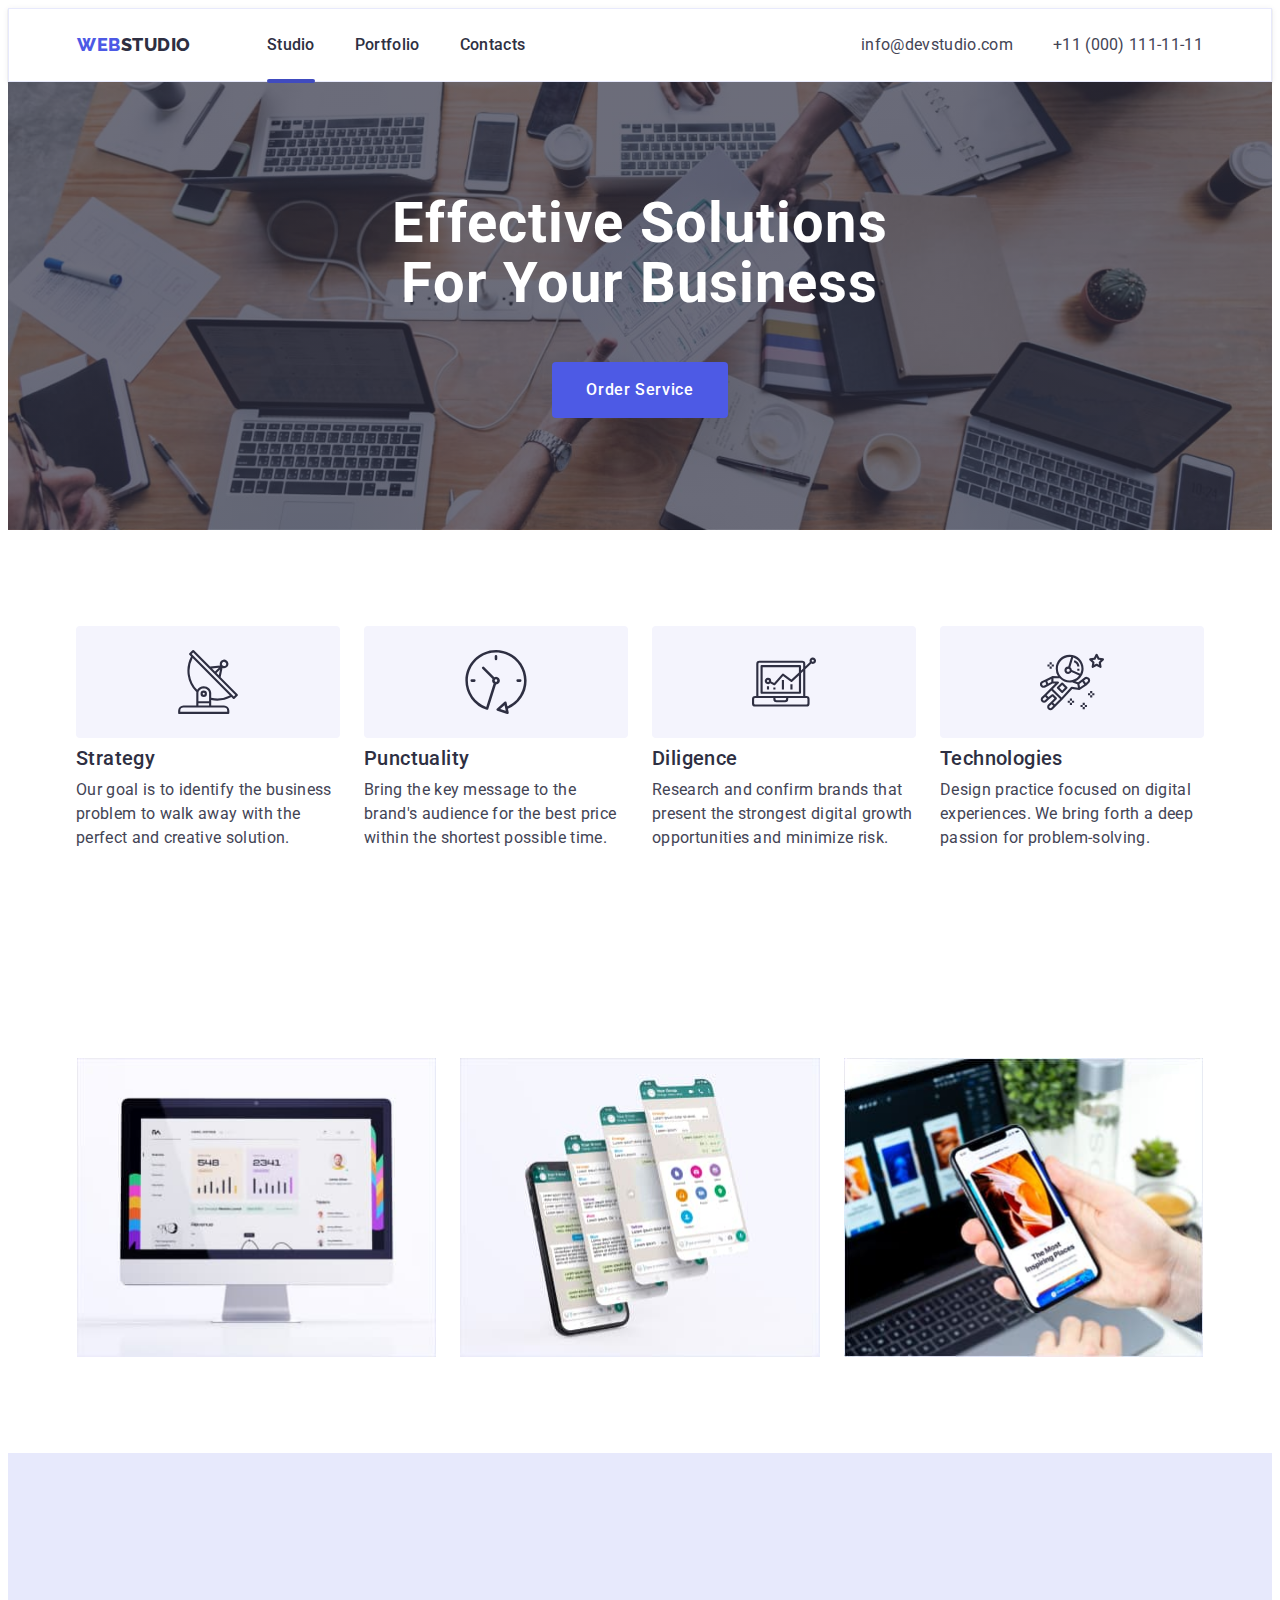
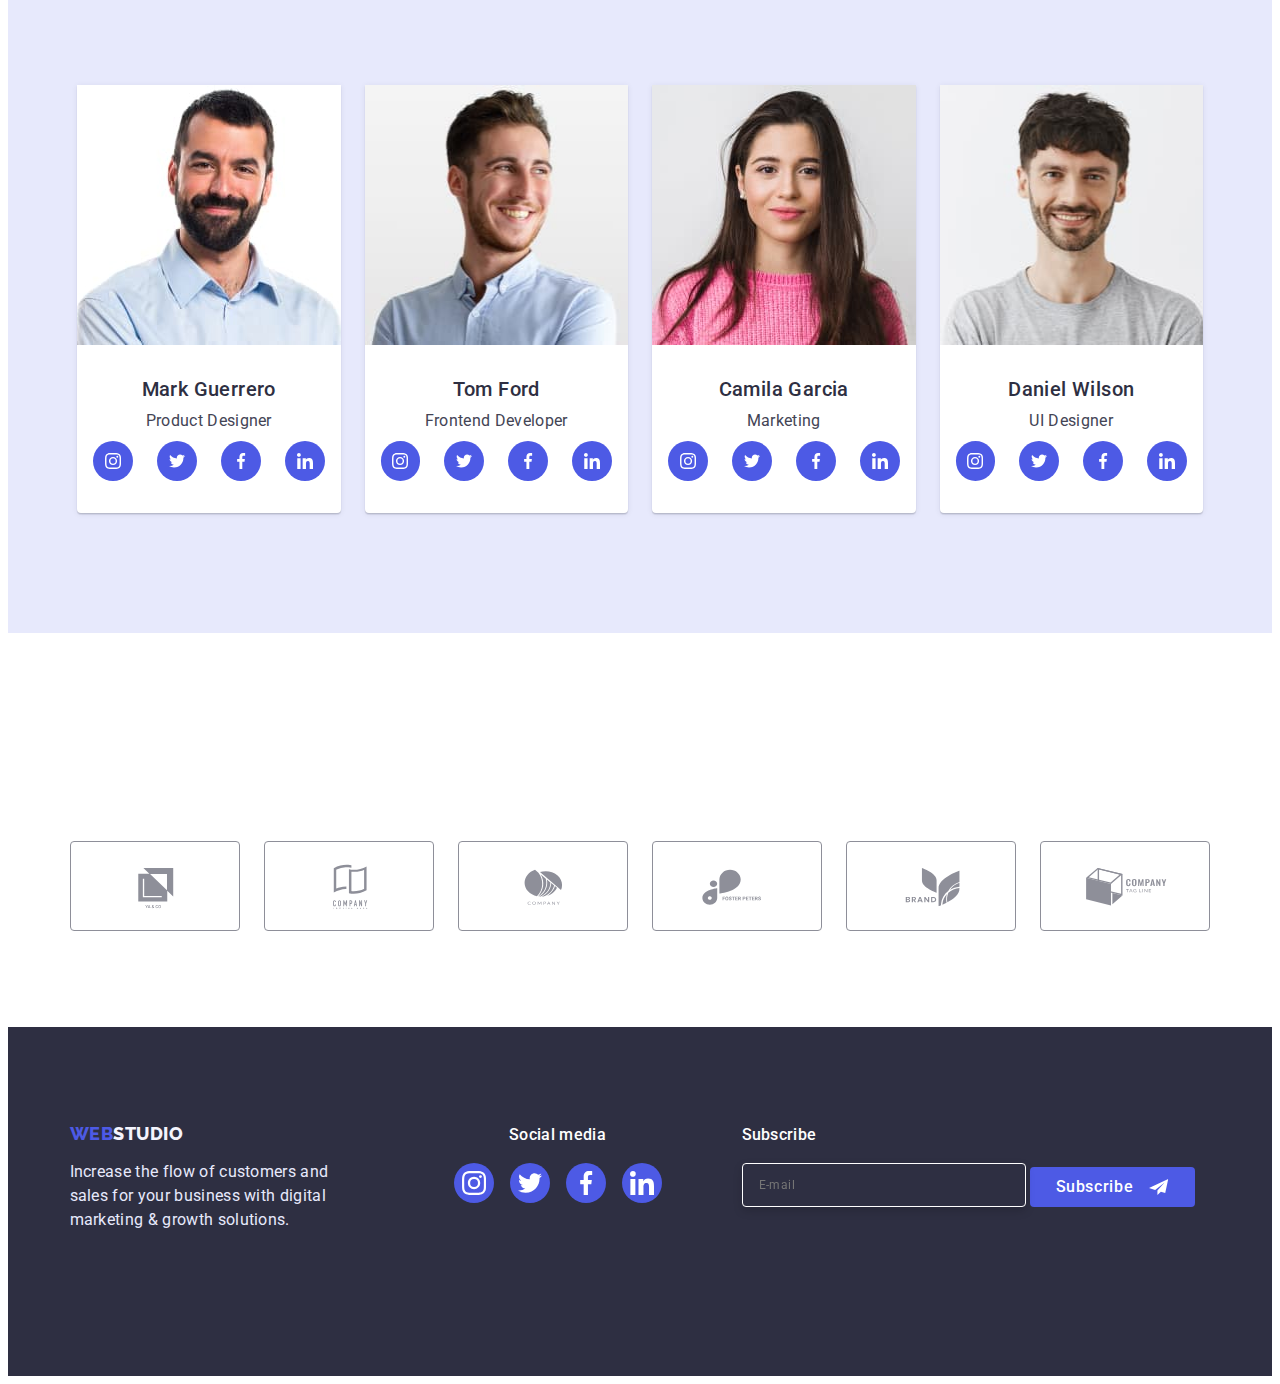
<file: index.html>
<!DOCTYPE html>
<html lang="en">
<head>
    <meta charset="UTF-8">
    <meta http-equiv="X-UA-Compatible" content="IE=edge">
    <meta name="viewport" content="width=device-width, initial-scale=1.0">
    <title>WEBSTUDIO</title>
    <link rel="preconnect" href="https://fonts.googleapis.com">
    <link rel="preconnect" href="https://fonts.gstatic.com" crossorigin>
    <link href="https://fonts.googleapis.com/css2?family=Raleway:wght@800&family=Roboto:wght@400;500;700;900&display=swap" rel="stylesheet">
    <link rel="stylesheet" href="https://cdnjs.cloudflare.com/ajax/libs/modern-normalize/1.1.0/modern-normalize.min.css" 
    integrity="sha512-wpPYUAdjBVSE4KJnH1VR1HeZfpl1ub8YT/NKx4PuQ5NmX2tKuGu6U/JRp5y+Y8XG2tV+wKQpNHVUX03MfMFn9Q==" 
    crossorigin="anonymous" 
    referrerpolicy="no-referrer" />
    <link href="https://unpkg.com/aos@2.3.1/dist/aos.css" rel="stylesheet">
    <link rel="stylesheet" href="./css/style.css">
</head>
<body>
    <header class="header">
        <div class="container header-container">
            <nav class="header-navigation">
                <a href="./index.html" class="header-logo link">Web<span class="header-span">Studio</span></a>
                <ul class="header-list list">
                    <li class="header-item">
                        <a class="header-link link current" href="./index.html">Studio</a>
                    </li>
                    <li class="header-item">
                        <a class="header-link link" href="./portfolio.html">Portfolio</a>
                    </li>
                    <li class="header-item">
                        <a class="header-link link" href="">Contacts</a>
                    </li>
                </ul>
            </nav>
            <address class="header-address">
                <ul class="header-contacts-list list">
                    <li class="header-contacts-item">
                        <a class="header-contacts link" href="mailto:info@devstudio.com">info@devstudio.com</a>
                    </li>
                    <li class="header-item">
                        <a class="header-contacts link" href="tel:+110001111111">+11 (000) 111-11-11</a>
                    </li>
                </ul>
            </address>
            <button type="button" data-modal-open class="open-menu-btn">
                <svg class="menu-open-svg" width="32" height="22">
                    <use href="./images/charm_menu-hamburger.svg"></use>
                </svg>
            </button> 
        </div>
        <div class="mob-menu is-hidden" data-modal>
            <div class="top-menu">
                <button type="button" data-modal-close class="menu-close-btn">
                    <svg class="menu-close-svg" width="8" height="8">
                        <use href="./images/icons.svg#icon-close-black"></use>
                    </svg>
                </button>
                <nav class="menu-header-navigation">
                    <ul class="menu-header-list list">
                        <li class="menu-header-item">
                            <a class="menu-header-link link" href="./index.html">Studio</a>
                        </li>
                        <li class="menu-header-item">
                            <a class="menu-header-link link" href="./portfolio.html">Portfolio</a>
                        </li>
                        <li class="menu-header-item">
                            <a class="menu-header-link link" href="">Contacts</a>
                        </li>
                    </ul>
                </nav>
            </div>
            <div class="bottom-menu" >
                <address class="menu-header-address">
                    <ul class="menu-header-contacts-list list">
                        <li class="menu-header-contacts-item">
                            <a class="menu-header-tel link" href="tel:+110001111111">+11 (000) 111-11-11</a>
                        </li>
                        <li class="menu-header-contacts-item">
                            <a class="menu-header-mail link" href="mailto:info@devstudio.com">info@devstudio.com</a>
                        </li>
                        
                    </ul>
                </address>
                <ul class="menu-header-soc-list list">
                    <li class="menu-header-soc-item"><a href="" class="team-soc-link link">
                        <svg class="menu-header-soc-icon" width="16" height="16">
                            <use href="./images/icons.svg#icon-instagram"></use>
                        </svg>
                    </a></li>
                    <li class="menu-header-soc-item"><a href="" class="team-soc-link link">
                        <svg class="menu-header-soc-icon" width="16" height="16">
                            <use href="./images/icons.svg#icon-twitter"></use>
                        </svg>
                    </a></li>
                    <li class="menu-header-soc-item"><a href="" class="team-soc-link link">
                        <svg class="menu-header-soc-icon" width="16" height="16">
                            <use href="./images/icons.svg#icon-facebook"></use>
                        </svg>
                    </a></li>
                    <li class="menu-header-soc-item"><a href="" class="team-soc-link link">
                        <svg class="menu-header-soc-icon" width="16" height="16">
                            <use href="./images/icons.svg#icon-linkedin"></use>
                        </svg>
                    </a></li>
                </ul>
            </div>
        </div>
     </header>
    <main>
        <section class="hero section">
            <div class="container hero-container">
                <h1 class="hero-title" data-aos="zoom-in">Effective Solutions
                    for Your Business
                </h1>
                <button class="hero-btn" data-modal-open type="button">Order Service</button>
            </div>
        </section>
         <section class="priority section"> 
            <div class="container priority-container">
                <h2  class="priority-subtitle visually-hidden"></h2>
                <ul class="priority-list list">
                    <li class="priority-item">
                        <a href="" class="priority-soc-link link">
                            <svg class="priority-soc-icon" width="64" height="64">
                                <use href="./images/icons.svg#icon-antenna"></use>
                            </svg>
                        </a>
                        <h3 class="priority-top-text">
                            Strategy
                        </h3>
                        <p class="priority-text">Our goal is to identify the business
                            problem to walk away with the perfect and creative solution. </p>
                    </li>
                    <li class="priority-item">
                        <a href="" class="priority-soc-link link">
                            <svg class="priority-soc-icon" width="64" height="64">
                                <use href="./images/icons.svg#icon-clock"></use>
                            </svg>
                        </a>
                        <h3 class="priority-top-text">
                            Punctuality
                        </h3>
                        <p class="priority-text">Bring the key message to the brand's audience for the best price within the shortest possible time.</p>
                    </li>
                    <li class="priority-item">
                        <a href="" class="priority-soc-link link">
                            <svg class="priority-soc-icon" width="64" height="64">
                                <use href="./images/icons.svg#icon-diagram"></use>
                            </svg>
                        </a>
                        <h3 class="priority-top-text">
                            Diligence
                        </h3>
                        <p class="priority-text">Research and confirm brands that present the strongest digital growth opportunities and minimize risk.</p>
                    </li>
                    <li class="priority-item">
                        <a href="" class="priority-soc-link link">
                            <svg class="priority-soc-icon" width="64" height="64">
                                <use href="./images/icons.svg#icon-astronaut"></use>
                            </svg>
                        </a>
                        <h3 class="priority-top-text">
                            Technologies
                        </h3>
                        <p class="priority-text">Design practice focused on digital experiences. We bring forth a deep passion for problem-solving.</p>
                    </li>
                </ul>
            </div>
        </section>  
        <section class="about section"> 
            <div class="container">
                <h2 class="about-subtitle" data-aos="zoom-in">
                    What are we doing
                </h2>
                <ul class="about-list list">
                    <li class="about-item"><img src="./images/img-computer.jpg" alt="computer" width="360" height="300"></li>
                    <li class="about-item"><img src="./images/img-headphone.jpg" alt="headphone" width="360" height="300"></li>
                    <li class="about-item"><img src="./images/img-color-headphone.jpg" alt="color-headphone" width="360" height="300"></li>
                </ul>
            </div>
        </section>
        <section class="team section">
            <div class="container">
                <h2 class="team-subtitle" data-aos="zoom-in">Our Team</h2>
                <ul class="team-list list">
                    <li class="team-item">
                        <img src="./images/img-mark.jpg" alt="mark" width="264" height="260">
                        <div class="team-container">
                            <h3 class="team-top-text">Mark Guerrero</h3>
                            <p class="team-text">Product Designer</p>
                            <ul class="team-soc-list list">
                                <li class="team-soc-item"><a href="" class="team-soc-link link">
                                    <svg class="team-soc-icon" width="16" height="16">
                                        <use href="./images/icons.svg#icon-instagram"></use>
                                    </svg>
                                </a></li>
                                <li class="team-soc-item"><a href="" class="team-soc-link link">
                                    <svg class="team-soc-icon" width="16" height="16">
                                        <use href="./images/icons.svg#icon-twitter"></use>
                                    </svg>
                                </a></li>
                                <li class="team-soc-item"><a href="" class="team-soc-link link">
                                    <svg class="team-soc-icon" width="16" height="16">
                                        <use href="./images/icons.svg#icon-facebook"></use>
                                    </svg>
                                </a></li>
                                <li class="team-soc-item"><a href="" class="team-soc-link link">
                                    <svg class="team-soc-icon" width="16" height="16">
                                        <use href="./images/icons.svg#icon-linkedin"></use>
                                    </svg>
                                </a></li>
                            </ul>
                        </div>
                    </li>
                    <li class="team-item">
                        <img src="./images/img-tom.jpg" alt="tom" width="264" height="260">
                        <div class="team-container">
                            <h3 class="team-top-text">Tom Ford</h3>
                            <p class="team-text">Frontend Developer</p>
                            <ul class="team-soc-list list">
                                <li class="team-soc-item"><a href="" class="team-soc-link link">
                                    <svg class="team-soc-icon" width="16" height="16">
                                        <use href="./images/icons.svg#icon-instagram"></use>
                                    </svg>
                                </a></li>
                                <li class="team-soc-item"><a href="" class="team-soc-link link">
                                    <svg class="team-soc-icon" width="16" height="16">
                                        <use href="./images/icons.svg#icon-twitter"></use>
                                    </svg>
                                </a></li>
                                <li class="team-soc-item"><a href="" class="team-soc-link link">
                                    <svg class="team-soc-icon" width="16" height="16">
                                        <use href="./images/icons.svg#icon-facebook"></use>
                                    </svg>
                                </a></li>
                                <li class="team-soc-item"><a href="" class="team-soc-link link">
                                    <svg class="team-soc-icon" width="16" height="16">
                                        <use href="./images/icons.svg#icon-linkedin"></use>
                                    </svg>
                                </a></li>
                            </ul>
                        </div>
                    </li>
                    <li class="team-item">
                        <img src="./images/img-camila.jpg" alt="camila" width="264" height="260">
                        <div class="team-container">
                            <h3 class="team-top-text">Camila Garcia</h3>
                            <p class="team-text">Marketing</p>
                            <ul class="team-soc-list list">
                                <li class="team-soc-item"><a href="" class="team-soc-link link">
                                    <svg class="team-soc-icon" width="16" height="16">
                                        <use href="./images/icons.svg#icon-instagram"></use>
                                    </svg>
                                </a></li>
                                <li class="team-soc-item"><a href="" class="team-soc-link link">
                                    <svg class="team-soc-icon" width="16" height="16">
                                        <use href="./images/icons.svg#icon-twitter"></use>
                                    </svg>
                                </a></li>
                                <li class="team-soc-item"><a href="" class="team-soc-link link">
                                    <svg class="team-soc-icon" width="16" height="16">
                                        <use href="./images/icons.svg#icon-facebook"></use>
                                    </svg>
                                </a></li>
                                <li class="team-soc-item"><a href="" class="team-soc-link link">
                                    <svg class="team-soc-icon" width="16" height="16">
                                        <use href="./images/icons.svg#icon-linkedin"></use>
                                    </svg>
                                </a></li>
                            </ul>
                        </div>
                    </li>
                    <li class="team-item">
                        <img src="./images/img-daniel.jpg" alt="daniel" width="264" height="260">
                        <div class="team-container">
                            <h3 class="team-top-text">Daniel Wilson</h3>
                            <p class="team-text">UI Designer</p>
                            <ul class="team-soc-list list">
                                <li class="team-soc-item"><a href="" class="team-soc-link link">
                                    <svg class="team-soc-icon" width="16" height="16">
                                        <use href="./images/icons.svg#icon-instagram"></use>
                                    </svg>
                                </a></li>
                                <li class="team-soc-item"><a href="" class="team-soc-link link">
                                    <svg class="team-soc-icon" width="16" height="16">
                                        <use href="./images/icons.svg#icon-twitter"></use>
                                    </svg>
                                </a></li>
                                <li class="team-soc-item"><a href="" class="team-soc-link link">
                                    <svg class="team-soc-icon" width="16" height="16">
                                        <use href="./images/icons.svg#icon-facebook"></use>
                                    </svg>
                                </a></li>
                                <li class="team-soc-item"><a href="" class="team-soc-link link">
                                    <svg class="team-soc-icon" width="16" height="16">
                                        <use href="./images/icons.svg#icon-linkedin"></use>
                                    </svg>
                                </a></li>
                            </ul> 
                        </div>
                    </li>
                </ul>
            </div>
        </section>
        <section class="client section">
            <div class="container client-container">
                <h1 class="client-subtitle" data-aos="zoom-in">Customers
                </h1>
                <ul class="client-list list">
                    <li class="client-item">
                        <a href="" class="client-soc-link link">
                            <svg class="client-soc-icon" width="104" height="56">
                                <use href="./images/icons.svg#icon-ya-co"></use>
                            </svg>
                        </a>
                    </li>
                    <li class="client-item">
                        <a href="" class="client-soc-link link">
                            <svg class="client-soc-icon" width="104" height="56">
                                <use href="./images/icons.svg#icon-tag-line"></use>
                            </svg>
                        </a>
                    </li>
                    <li class="client-item">
                        <a href="" class="client-soc-link link">
                            <svg class="client-soc-icon" width="104" height="56">
                                <use href="./images/icons.svg#icon-company"></use>
                            </svg>
                        </a>
                    </li>
                    <li class="client-item">
                        <a href="" class="client-soc-link link">
                            <svg class="client-soc-icon" width="104" height="56">
                                <use href="./images/icons.svg#icon-foster-peters"></use>
                            </svg>
                        </a>
                    </li>
                    <li class="client-item">
                        <a href="" class="client-soc-link link">
                            <svg class="client-soc-icon" width="104" height="56">
                                <use href="./images/icons.svg#icon-brand"></use>
                            </svg>
                        </a>
                    </li>
                    <li class="client-item">
                        <a href="" class="client-soc-link link">
                            <svg class="client-soc-icon" width="104" height="56">
                                <use href="./images/icons.svg#icon-company-tag-line"></use>
                            </svg>
                        </a>
                    </li>
                </ul>
            </div>
        </section>
    </main>
    <footer class="footer">
        <div class="container footer-container">
            <div class="footer-information">
                <a href="./index.html" class="footer-logo link">Web<span class="footer-span">Studio</span></a>
                <p class="footer-text">
                    Increase the flow of customers and sales for your business with digital marketing & growth solutions.
                </p>
            </div>
            <div class="footer-container-soc">
                <h3 class="footer-top-text">
                    Social media
                </h3>
                <ul class="footer-soc-list list">
                    <li class="footer-soc-item"><a href="" class="footer-soc-link link">
                        <svg class="footer-soc-icon" width="24" height="24">
                            <use href="./images/icons.svg#icon-instagram"></use>
                        </svg>
                    </a></li>
                    <li class="footer-soc-item"><a href="" class="footer-soc-link link">
                        <svg class="footer-soc-icon" width="24" height="24">
                            <use href="./images/icons.svg#icon-twitter"></use>
                        </svg>
                    </a></li>
                    <li class="footer-soc-item"><a href="" class="footer-soc-link link">
                        <svg class="footer-soc-icon" width="24" height="24">
                            <use href="./images/icons.svg#icon-facebook"></use>
                        </svg>
                    </a></li>
                    <li class="footer-soc-item"><a href="" class="footer-soc-link link">
                        <svg class="footer-soc-icon" width="24" height="24">
                            <use href="./images/icons.svg#icon-linkedin"></use>
                        </svg>
                    </a></li>
                </ul>
            </div>
            <div class="email-input">
                <form class="email-form">
                    <div class="email-modal-field">
                        <p class="subscribe-title">Subscribe</p>
                        <div class="subscribe-input-wrap">
                            <input 
                                type="Subscribe" 
                                name="Subscribe"
                                id="Subscribe" 
                                class="subsribe-modal-input"
                                placeholder="E-mail" 
                                required 
                            />
                        </div>
                    </div>
                    <button class="email-footer-btn" type="submit">Subscribe
                        <svg class="plane-icon" width="24" height="20">
                            <use href="./images/icons.svg#icon-plane"></use>
                        </svg>
                    </button>
                </form>
            </div>
        </div>
    </footer>
    <!-- <div class="backdrop is-hidden" data-modal>
        <div class="modal">
            <button type="button" data-modal-close class="modal-close-btn">
                <svg class="button-close-svg" width="8" height="8">
                    <use href="./images/icons.svg#icon-close-black"></use>
                </svg>
            </button>
            <p class="modal-title">Leave your contacts and we will call you back</p>
            <form class="modal-form">
                <div class="modal-field">
                    <label for="Name" class="input-text">Name</label>
                    <div class="input-wrap">
                        <input 
                            type="text" 
                            name="Name"
                            id="Name" 
                            class="modal-input"  
                            required
                        />
                        <svg class="modal-icon" width="18" height="18">
                            <use href="./images/icons.svg#icon-person-black"></use>
                        </svg>
                    </div>
                </div>
                <div class="modal-field">
                    <label for="Phone" class="input-text">Phone</label>
                    <div class="input-wrap">
                        <input 
                            type="tel" 
                            name="Phone"
                            id="Phone" 
                            class="modal-input" 
                            required 
                        />
                        <svg class="modal-icon" width="18" height="24">
                            <use href="./images/icons.svg#icon-phone-black"></use>
                        </svg>
                    </div>
                </div>
                <div class="modal-field">
                    <label for="Email" class="input-text">Email</label>
                    <div class="input-wrap">
                        <input 
                            type="email" 
                            name="Email"
                            id="Email" 
                            class="modal-input" 
                            required 
                        />
                        <svg class="modal-icon" width="18" height="24">
                            <use href="./images/icons.svg#icon-email-black"></use>
                        </svg>
                    </div>
                </div>
                <div class="modal-field">
                    <label class="input-text" for="Comment">Comment</label>
                    <textarea 
                        name="Comment" 
                        id="Comment" 
                        class="modal-textarea" 
                        placeholder="Text input"
                    ></textarea>
                </div>
                <div class="modal-field">
                    <input 
                    type="checkbox" 
                    name="privacy" 
                    id="privacy" 
                    class="input-check visually-hidden" 
                    value="true">
                    <label for="privacy" class="check-text"
                    >
                    <span>
                        <svg class="check-icon" width="10" height="8">
                            <use href="./images/icons.svg#icon-Vector"></use>
                        </svg>
                    </span>
                    I accept the terms and conditions of the<a class="privacy-link" href="">Privacy Policy</a></label>
                </div>
                <button class="backdrop-btn" type="submit">Send</button>
            </form>
        </div>
    </div>-->
    <script src="https://unpkg.com/aos@2.3.1/dist/aos.js"></script>
    <script>
        AOS.init();
      </script>
      <script src="./js/modal.js"></script>
</body>
</html>
</file>
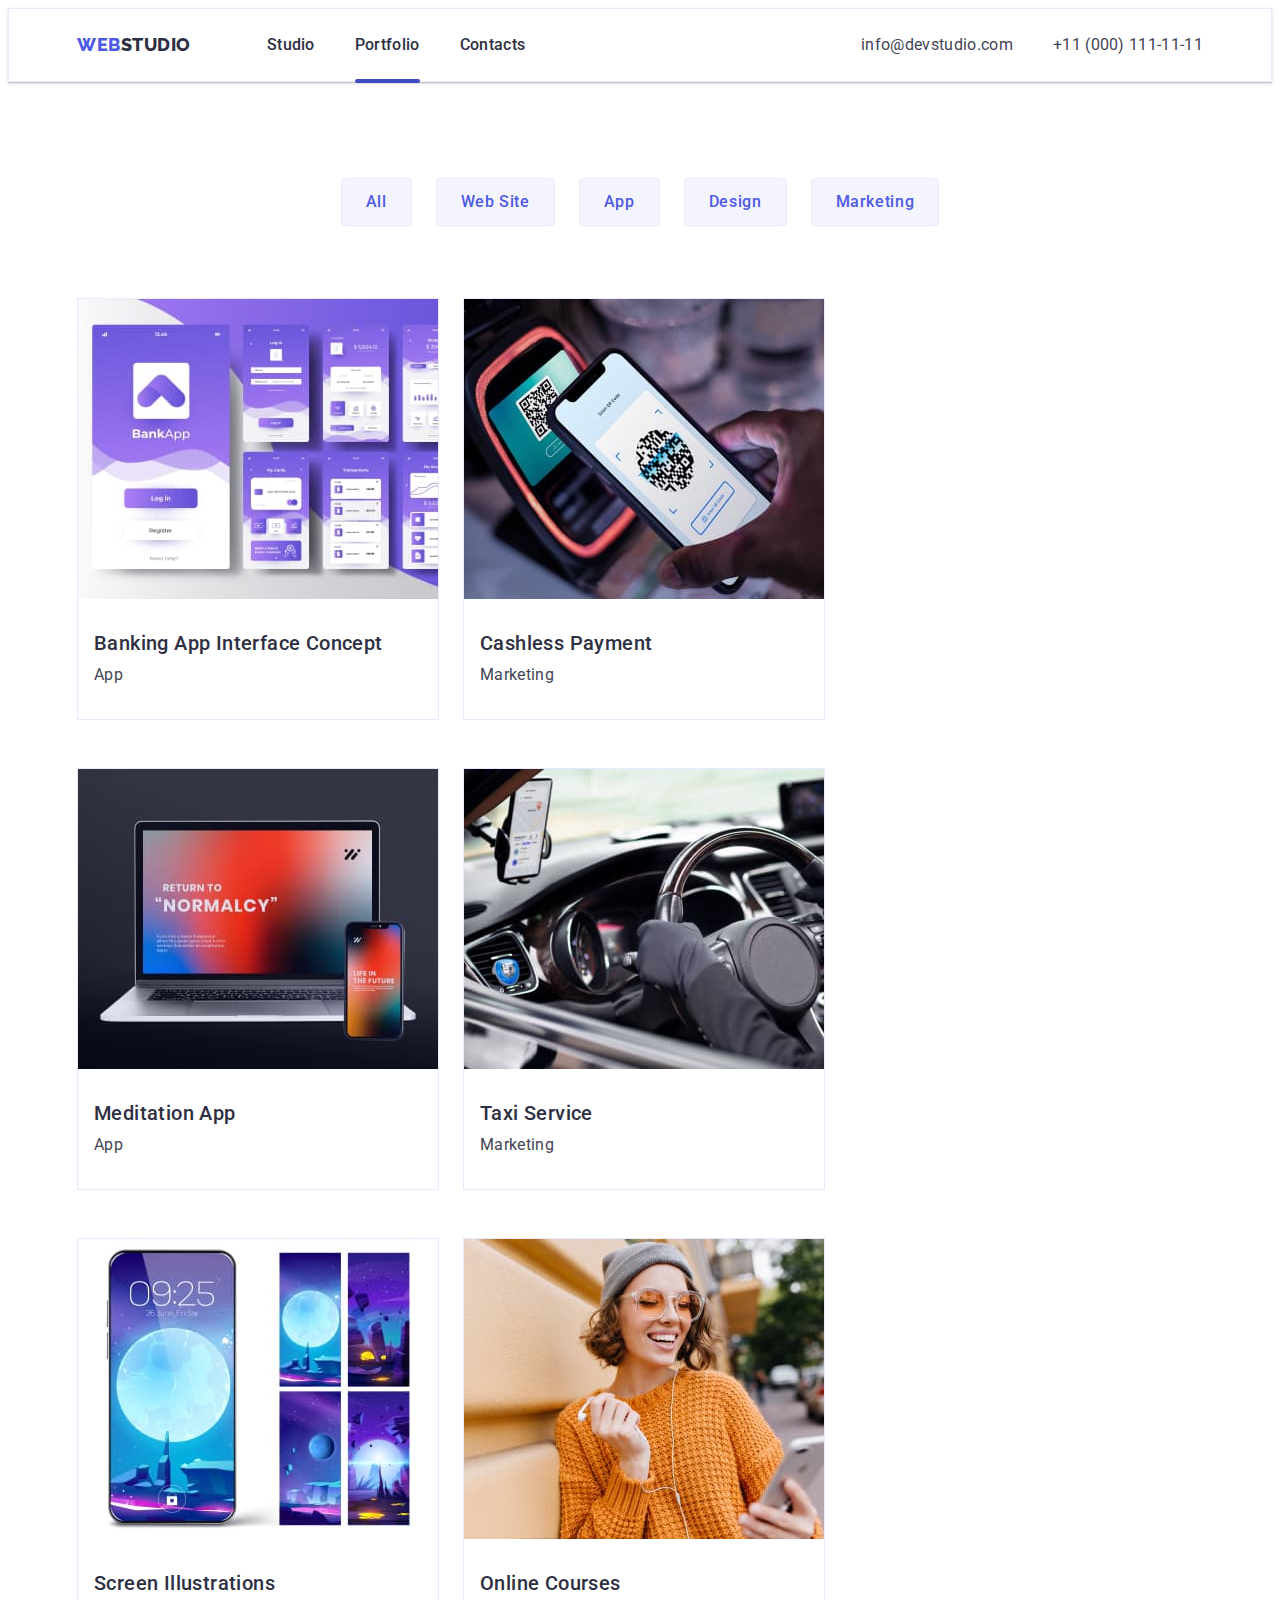
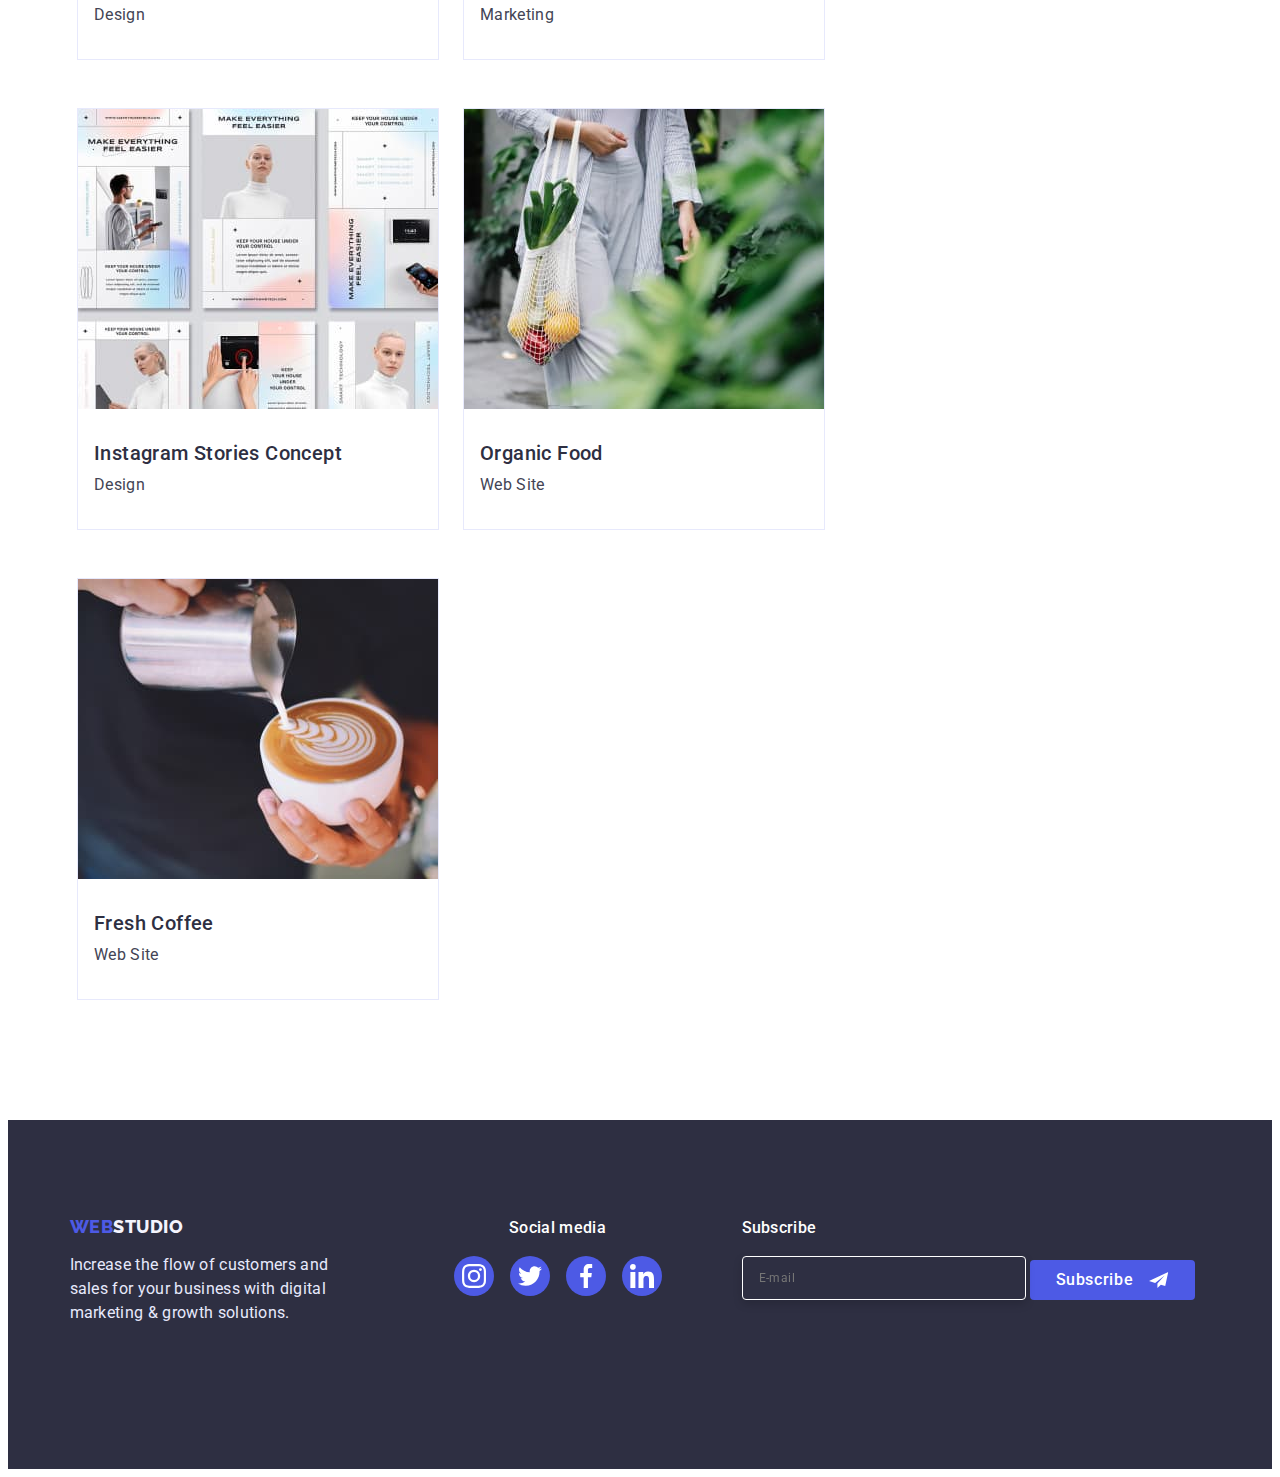
<file: portfolio.html>
<!DOCTYPE html>
<html lang="en">
<head>
    <meta charset="UTF-8">
    <meta http-equiv="X-UA-Compatible" content="IE=edge">
    <meta name="viewport" content="width=device-width, initial-scale=1.0">
    <title>WEBSTUDIO</title>
    <link rel="preconnect" href="https://fonts.googleapis.com">
    <link rel="preconnect" href="https://fonts.gstatic.com" crossorigin>
    <link href="https://fonts.googleapis.com/css2?family=Raleway:wght@800&family=Roboto:wght@400;500;700;900&display=swap" rel="stylesheet">
    <link rel="stylesheet" href="https://cdnjs.cloudflare.com/ajax/libs/modern-normalize/1.1.0/modern-normalize.min.css" 
    integrity="sha512-wpPYUAdjBVSE4KJnH1VR1HeZfpl1ub8YT/NKx4PuQ5NmX2tKuGu6U/JRp5y+Y8XG2tV+wKQpNHVUX03MfMFn9Q==" 
    crossorigin="anonymous" 
    referrerpolicy="no-referrer" />
    <link rel="stylesheet" href="./css/style.css">
</head>
<body>
    <header class="header">
        <div class="container header-container">
            <nav class="header-navigation">
                <a href="./index.html" class="header-logo link">Web<span class="header-span">Studio</span></a>
                <ul class="header-list list">
                    <li class="header-item">
                        <a class="header-link link" href="./index.html">Studio</a>
                    </li>
                    <li class="header-item">
                        <a class="header-link link current" href="./portfolio.html">Portfolio</a>
                    </li>
                    <li class="header-item">
                        <a class="header-link link" href="">Contacts</a>
                    </li>
                </ul>
            </nav>
            <address class="header-address">
                <ul class="header-list list">
                    <li class="header-item">
                        <a class="header-contacts link" href="mailto:info@devstudio.com">info@devstudio.com</a>
                    </li>
                    <li class="header-item">
                        <a class="header-contacts link" href="tel:+110001111111">+11 (000) 111-11-11</a>
                    </li>
                </ul>
            </address>
        </div>
    </header>
    <main>
        <section class="works section">
            <div class="container">
                <h1 hidden class="works-title">Works</h1>
                <ul class="filter-list list">
                    <li class="filter-item">
                        <button class="filter-btn" type="button">All</button>
                    </li>
                    <li class="filter-item">
                        <button class="filter-btn" type="button">Web Site</button>
                    </li>
                    <li class="filter-item">
                        <button class="filter-btn" type="button">App</button>
                    </li>
                    <li class="filter-item">
                        <button class="filter-btn" type="button">Design</button>
                    </li>
                    <li class="filter-item">
                        <button class="filter-btn" type="button">Marketing</button>
                    </li>
                </ul>
                <ul class="works-list list">
                    <li class="works-item works-container">
                        <a href="" class="banking-app-link link">
                            <div class="works-cover-wrap">
                                <img src="./images/banking-app.jpg" alt="banking-app" width="360" height="300">
                                <p class="works-cover-text">14 Stylish and User-Friendly App Design Concepts · 
                                    Task Manager App ·
                                    Calorie Tracker App · 
                                    Exotic Fruit Ecommerce App ·
                                    Cloud Storage App
                                </p>
                            </div>
                            <div class="information-container">
                                <h2 class="works-top-text">Banking App Interface Concept</h2>
                                <p class="works-text">App</p>
                            </div>
                        </a>
                    </li>
                    <li class="works-item works-container">
                        <a href="" class="cashless-payment-link link">
                            <div class="works-cover-wrap">
                                <img src="./images/cashless-payment.jpg" alt="cashless-payment" width="360" height="300">
                                <p class="works-cover-text">14 Stylish and User-Friendly App Design Concepts · 
                                    Task Manager App ·
                                    Calorie Tracker App · 
                                    Exotic Fruit Ecommerce App ·
                                    Cloud Storage App
                                </p>
                            </div>
                            <div class="information-container">
                                <h2 class="works-top-text">Cashless Payment</h2>
                                <p class="works-text">Marketing</p>
                            </div>
                        </a>
                    </li>
                    <li class="works-item works-container">
                        <a href="" class="meditation-app-link link">
                            <div class="works-cover-wrap">
                                <img src="./images/meditation-app.jpg" alt="meditation-app" width="360" height="300">
                                <p class="works-cover-text">14 Stylish and User-Friendly App Design Concepts · 
                                    Task Manager App ·
                                    Calorie Tracker App · 
                                    Exotic Fruit Ecommerce App ·
                                    Cloud Storage App
                                </p>
                            </div>
                            <div class="information-container">
                                <h2 class="works-top-text">Meditation App</h2>
                                <p class="works-text">App</p>
                            </div>
                        </a>
                    </li>
                    <li class="works-item works-container">
                        <a href="" class="taxi-service-link link">
                            <div class="works-cover-wrap">
                                <img src="./images/taxi-service.jpg" alt="taxi-service" width="360" height="300">
                                <p class="works-cover-text">14 Stylish and User-Friendly App Design Concepts · 
                                    Task Manager App ·
                                    Calorie Tracker App · 
                                    Exotic Fruit Ecommerce App ·
                                    Cloud Storage App
                                </p>
                            </div>
                            <div class="information-container">
                                <h2 class="works-top-text">Taxi Service</h2>
                                <p class="works-text">Marketing</p>
                            </div>
                        </a>
                    </li>
                    <li class="works-item works-container">
                        <a href="" class="screen-illustration-link link">
                            <div class="works-cover-wrap">
                                <img src="./images/screen-illustration.jpg" alt="screen-illustration" width="360" height="300">
                                <p class="works-cover-text">14 Stylish and User-Friendly App Design Concepts · 
                                    Task Manager App ·
                                    Calorie Tracker App · 
                                    Exotic Fruit Ecommerce App ·
                                    Cloud Storage App
                            </p>
                            </div>
                            <div class="information-container">
                                <h2 class="works-top-text">Screen Illustrations</h2>
                                <p class="works-text">Design</p>
                            </div>
                        </a>
                    </li>
                    <li class="works-item works-container">
                        <a href="" class="online-course-link link">
                            <div class="works-cover-wrap">
                                <img src="./images/online-courses.jpg" alt="online-course" width="360" height="300">
                                <p class="works-cover-text">14 Stylish and User-Friendly App Design Concepts · 
                                    Task Manager App ·
                                    Calorie Tracker App · 
                                    Exotic Fruit Ecommerce App ·
                                    Cloud Storage App
                                </p>
                            </div>
                            <div class="information-container">
                                <h2 class="works-top-text">Online Courses</h2>
                                <p class="works-text">Marketing</p>
                            </div>
                        </a>
                    </li>
                    <li class="works-item works-container">
                        <a href="" class="instagram-stories-link link">
                            <div class="works-cover-wrap">
                                <img src="./images/instagram-stories.jpg" alt="instagram-stories" width="360" height="300">
                                <p class="works-cover-text">14 Stylish and User-Friendly App Design Concepts · 
                                    Task Manager App ·
                                    Calorie Tracker App · 
                                    Exotic Fruit Ecommerce App ·
                                    Cloud Storage App
                                </p>
                            </div>
                            <div class="information-container">
                                <h2 class="works-top-text">Instagram Stories Concept</h2>
                                <p class="works-text">Design</p>
                            </div>
                        </a>
                    </li>
                    <li class="works-item works-container">
                        <a href="" class="organic-food-link link">
                            <div class="works-cover-wrap">
                                <img src="./images/organic-food.jpg" alt="organic-food" width="360" height="300">
                                <p class="works-cover-text">14 Stylish and User-Friendly App Design Concepts · 
                                    Task Manager App ·
                                    Calorie Tracker App · 
                                    Exotic Fruit Ecommerce App ·
                                    Cloud Storage App
                                </p>
                            </div>
                            <div class="information-container">
                                <h2 class="works-top-text">Organic Food</h2>
                                <p class="works-text">Web Site</p>
                            </div>
                        </a>
                    </li>
                    <li class="works-item works-container">
                        <a href="" class="fresch-coffe-link link">
                            <div class="works-cover-wrap">
                                <img src="./images/fresch-coffe.jpg" alt="fresch-coffe" width="360" height="300">
                                <p class="works-cover-text">14 Stylish and User-Friendly App Design Concepts · 
                                    Task Manager App ·
                                    Calorie Tracker App · 
                                    Exotic Fruit Ecommerce App ·
                                    Cloud Storage App
                                </p>
                            </div>
                            <div class="information-container">
                                <h2 class="works-top-text">Fresh Coffee</h2>
                                <p class="works-text">Web Site</p>
                            </div>
                        </a>
                    </li>
                </ul>
            </div>
        </section>
    </main>
    <footer class="footer">
        <div class="container footer-container">
            <div class="footer-information">
                <a href="./index.html" class="footer-logo link">Web<span class="footer-span">Studio</span></a>
                <p class="footer-text">
                    Increase the flow of customers and sales for your business with digital marketing & growth solutions.
                </p>
            </div>
            <div class="footer-container-soc">
                <h3 class="footer-top-text">
                    Social media
                </h3>
                <ul class="footer-soc-list list">
                    <li class="footer-soc-item"><a href="" class="footer-soc-link link">
                        <svg class="footer-soc-icon" width="24" height="24">
                            <use href="./images/icons.svg#icon-instagram"></use>
                        </svg>
                    </a></li>
                    <li class="footer-soc-item"><a href="" class="footer-soc-link link">
                        <svg class="footer-soc-icon" width="24" height="24">
                            <use href="./images/icons.svg#icon-twitter"></use>
                        </svg>
                    </a></li>
                    <li class="footer-soc-item"><a href="" class="footer-soc-link link">
                        <svg class="footer-soc-icon" width="24" height="24">
                            <use href="./images/icons.svg#icon-facebook"></use>
                        </svg>
                    </a></li>
                    <li class="footer-soc-item"><a href="" class="footer-soc-link link">
                        <svg class="footer-soc-icon" width="24" height="24">
                            <use href="./images/icons.svg#icon-linkedin"></use>
                        </svg>
                    </a></li>
                </ul>
            </div>
            <div class="email-input">
                <form class="email-form">
                    <div class="email-modal-field">
                        <p class="subscribe-title">Subscribe</p>
                        <div class="subscribe-input-wrap">
                            <input 
                                type="Subscribe" 
                                name="Subscribe"
                                id="Subscribe" 
                                class="subsribe-modal-input"
                                placeholder="E-mail" 
                                required 
                            />
                        </div>
                    </div>
                    <button class="email-footer-btn" type="submit">Subscribe
                        <svg class="plane-icon" width="24" height="20">
                            <use href="./images/icons.svg#icon-plane"></use>
                        </svg>
                    </button>
                </form>
            </div>
        </div>
    </footer>
</body>
</html>
</file>
<file: css/style.css>
:root {
    --color-iris: #4d5ae5;
    --color-ocean: #404bbf;
    --color-navy-blue: #2e2f42;
    --color-green: #31d0aa;
    --color-slate: #434455;
    --color-light-slate: #8e8f99;
    --color-cornflower: #e7e9fc;
    --color-cloud: #f4f4fd;
    --color-navy-blue-modal: #2e2f42;
    --color-grey: #2e2f42;
    --brand-color: #3f51b5;
    --bg-gradient: linear-gradient(
    rgba(46, 47, 66, 0.7), 
    rgba(46, 47, 66, 0.7))
}

p,h1,h2,h3,h4,h5,h6 {
    margin: 0;
}

ul {
    margin: 0;
    padding-left: 0;
}
button {
    cursor: pointer;
}
address {
    font-style: normal;
}
img {
    display: block;
    max-width: 100%;
    height: auto;
    width: 100%;
}

body {
    font-family: 'Roboto', sans-serif;
    color: var(--color-slate);
    background-color: #FFFFFF;
}

.list {
    list-style: none;
}

.link {
    text-decoration: none;
}

.visually-hidden {
    position: absolute;
    width: 1px;
    height: 1px;
    margin: -1px;
    border: 0;
    padding: 0;
    white-space: nowrap;
    clip-path: inset(100%);
    clip: (0 0 0 0);
    overflow: hidden;
}

.container {
    width: 100%;
    padding-left: 15px;
    padding-right: 15px;
    margin: 0 auto;
}
.section {
    /* padding-top: 120px; 
    padding-bottom: 120px;*/
    padding-top: 96px;
    padding-bottom: 96px;
}



/*-------------------Header-----------------------*/

.header {
    background-color: #FFFFFF;
    padding-top: 24px;
    padding-bottom: 24px;
    border: 1px solid #E7E9FC;
    box-shadow: 0px 2px 1px rgba(46, 47, 66, 0.08), 
    0px 1px 1px rgba(46, 47, 66, 0.16), 
    0px 1px 6px rgba(46, 47, 66, 0.08);
}
 
.header-container {
    display: flex;
    align-items: center;
    justify-content: space-between;
}

.header-navigation{
    display: flex;
    align-items: center;
}

.header-logo {
    font-family: 'Raleway', sans-serif;
    font-weight: 800;
    font-size: 18px;
    line-height: 1.17;
    display: flex;
    align-items: center;
    letter-spacing: 0.03em;
    text-transform: uppercase;
    color: var(--color-iris);
    margin-right: 76px;
}

.header-span {
    color: var(--color-navy-blue);
}


.header-list, .header-address {
    display: none;
}

.is-hidden {
    opacity: 0;
    visibility: hidden;
    pointer-events: none;
}

.open-menu-btn {
    width: 32px;
    background: #FFFFFF;
    display: flex;
    align-items: center;
    justify-content: center;
}

.menu-open-svg {
    fill: var(--color-grey);
    transition: fill 250ms linear;
}

.mob-menu {
    position: fixed;
    top: 0;
    z-index: 2;
    width: 100vw;
    height: 100vh;
    background-color: #FFFFFF;
    padding: 24px 24px 40px 40px;
    display: flex;
    flex-direction: column;
    justify-content: space-between;
}
.menu-close-btn {
    width: 24px;
    height: 24px;
    background: #E7E9FC;
    border-radius: 50%;
    border: 1px solid rgba(0, 0, 0, 0.1);
    display: flex;
    align-items: center;
    justify-content: center;
    margin-left: auto;
    margin-bottom: 32px;
}
.menu-close-svg {
}
.menu-header-navigation {
}
.menu-header-list {
    display: flex;
    flex-direction: column;
    gap: 40px;
}
.list {
}

.menu-header-link {
    font-weight: 700;
    font-size: 36px;
    line-height: 1.11;
    letter-spacing: 0.02em;
    text-transform: capitalize;
    color: var(--color-navy-blue);
    transition: color 250ms linear;
}


.menu-header-link:hover {
    color: var(--color-ocean);
}

.menu-header-link:focus {
     color: var(--color-ocean);
}

.link {
}
.current {
}
.menu-header-address {
}
.menu-header-contacts-list {
    display: flex;
    flex-direction: column;
    gap: 40px;
    margin-bottom: 48px;
}

.menu-header-tel {
    font-weight: 700;
    font-size: 36px;
    line-height: 1.11;
    letter-spacing: 0.02em;
    text-transform: capitalize;
    color: #4D5AE5;
}

.menu-header-mail{
    font-weight: 500;
    font-size: 20px;
    line-height: 1.20;
    letter-spacing: 0.02em;
    color: #434455;
}

.menu-header-contacts-item {
}
.menu-header-contacts {
}
.menu-header-soc-list {
    display: flex;
    justify-content: space-between;
    gap: 24px;
    max-width: 328px;
}
.menu-header-soc-item {
    width: 40px;
    height: 40px;
}
.team-soc-link {
    width: 100%;
    height: 100%;
    border-radius: 50%;
    background-color: var(--color-iris);
    display: flex;
    align-items: center;
    justify-content: center;
    transition: background-color 250ms linear;
}
.menu-header-soc-icon {
    fill: #FFFFFF;
}

.menu-header-soc-icon:hover{
    background-color: var(--color-ocean);
}
.menu-header-soc-icon:focus{
    background-color: var(--color-ocean);
}
    

/*-------------------Hero-----------------------*/

.hero {
    margin: 0 auto;
    padding-top: 0;
    padding-bottom: 0;
    background-color: var(--color-navy-blue-modal);
    background-image: var(--bg-gradient), url(../images/people-office-mobile.jpg);
    background-repeat: no-repeat;
    background-position: center;
    background-size: 100%; 
}

@media (min-device-pixel-ratio: 2),
  (min-resolution: 192dpi),
  (min-resolution: 2dppx) {
  .hero {
    background-image: var(--bg-gradient), url(../images/people-office-mobile-2x.jpg);
  }
}

.hero-container {
    display: flex;
    flex-direction: column;
    justify-content: center;
    align-items: center;
    padding-top: 112px;
    padding-bottom: 112px;
}

.hero-title {
    font-size: 36px;
    line-height: 1.11;
    text-align: center;
    letter-spacing: 0.02em;
    text-transform: capitalize;
    color: #FFFFFF;
    width: 320px;
    margin-bottom: 72px;
}

.hero-btn {
    min-width: 169px;
    height: 56px;
    font-family: 'Roboto';
    font-style: normal;
    font-weight: 500;
    font-size: 16px;
    line-height: 1.5;
    display: flex;
    align-items: center;
    letter-spacing: 0.04em;
    color: #FFFFFF;
    flex: none;
    order: 0;
    flex-grow: 0;
    display: flex;
    background: var(--color-iris);
    padding: 16px 32px;
    border-radius: 4px;
    border-color: transparent;
    transition: background-color 250ms linear;
}

.hero-btn:hover {
    background-color: var(--color-ocean);
}
.hero-btn:focus {
    background-color: var(--color-ocean);
}

/*-------------------Priopity-----------------------*/

.priority{

}

.priority-container {
    display: flex;
    flex-direction: column;
}

.priority-list {
    display: flex;
    flex-wrap: wrap;
    gap: 72px; 
    justify-content: center;
}
    

.priority-list li {
    flex-basis: 100%;
}

.priority-item {
    display: flex;
    flex-direction: column;
    justify-content: center;
} 

.priority-soc-link {
    display: none;
} 

.priority-top-text {
    font-weight: 700;
    font-size: 36px;
    line-height: 1.11;
    text-align: center;
    letter-spacing: 0.02em;
    color: var(--color-navy-blue);
    margin-bottom: 8px;
}

.priority-text {
    font-weight: 500; 
    font-size: 16px;
    line-height: 1.50;
    letter-spacing: 0.02em;
    color: var(--color-slate);
    max-width: 396px;
}

/*-------------------About-----------------------*/

.about {
    display: none;
}

/*-------------------Team-----------------------*/

.team {
   background-color: #e7e9fc;
}

.team-subtitle {
    font-size: 36px;
    line-height: 1.11;
    text-align: center;
    letter-spacing: 0.02em;
    text-transform: capitalize;
    color: var(--color-navy-blue);
    margin-bottom: 72px;
}

.team-list {
    display: flex;
    flex-wrap: wrap;
    gap: 72px;
    justify-content: center;
}

.team-list li {
    flex-basis: 100%;
}

.team-item {
    background: #FFFFFF;
    box-shadow: 0px 1px 6px rgba(46, 47, 66, 0.08), 
    0px 1px 1px rgba(46, 47, 66, 0.16), 
    0px 2px 1px rgba(46, 47, 66, 0.08);
    border-radius: 0px 0px 4px 4px;
    max-width: 264px;
    margin-bottom: 40px;
}

.team-container {
    margin: 32px 16px;
}

.team-top-text {
    font-weight: 500;
    font-size: 20px;
    line-height: 1.20;
    text-align: center;
    letter-spacing: 0.02em;
    color: var(--color-grey);
    margin-bottom: 8px;
}

.team-text {
    font-size: 16px;
    line-height: 1.50;
    text-align: center;
    letter-spacing: 0.02em;
    color: var(--color-slate);
}

.team-soc-list {
    display: flex;
    justify-content: center;
    gap: 24px;
    margin-top: 8px;
}


.team-soc-item {
    max-width: 40px;
    height: 40px;
}

.team-soc-link {
    width: 100%;
    height: 100%;
    border-radius: 50%;
    background-color: var(--color-iris);
    display: flex;
    align-items: center;
    justify-content: center;
    transition: background-color 250ms linear;
}

.team-soc-icon{
    fill: #FFFFFF;
}

.team-soc-link:hover{
    background-color: var(--color-ocean);
}
.team-soc-link:focus{
    background-color: var(--color-ocean);
}

/*-------------------CLient-----------------------*/

.client-container {
    max-width: 396px;
}

.client-subtitle {
    font-size: 36px;
    line-height: 1.11;
    text-align: center;
    letter-spacing: 0.02em;
    text-transform: capitalize;
    color: var(--color-grey);
    margin-bottom: 72px;
}

.client-list {
    display: flex;
    flex-wrap: wrap;
    gap: 16px;
    justify-content: center;
}

.client-list li {
    flex-basis: calc((100% - 16px) / 2);
}

 .client-item {
    margin-bottom: 56px;
} 

.client-soc-link {
    max-width: 190px;
    height: 88px;
    border-radius: 4px;
    border: 1px solid var(--color-light-slate);
    background-color: transparent;
    display: flex;
    align-items: center;
    justify-content: center;
    transition: border 250ms linear;
}

.client-soc-icon{
    fill: var(--color-light-slate);
    transition: fill 250ms linear;
}

.client-soc-link:hover{  
    border: 1px solid var(--color-ocean);
}

.client-soc-link:hover > .client-soc-icon {
    fill: var(--color-ocean);
}

.client-soc-link:focus{  
    border: 1px solid var(--color-ocean);
 
}

.client-soc-link:focus > .client-soc-icon {
    fill: var(--color-ocean);
}

/*-------------------Filter-----------------------*/

.filter {
}

.filter-list {
    display: flex;
    margin-bottom: 72px;
    justify-content: center;
    gap: 24px;
}

.filter-btn {
    height: 48px;
    font-family: 'Roboto', sans-serif;
    font-weight: 500;
    font-size: 16px;
    line-height: 1.50;
    display: flex;
    align-items: center;
    text-align: center;
    letter-spacing: 0.04em;
    color: var(--color-iris);
    cursor: pointer;
    background: #F4F4FD;
    border: 1px solid #E7E9FC;
    border-radius: 4px;
    flex: none;
    order: 3;
    flex-grow: 0;
    padding: 12px 24px;
    transition: color 250ms linear, background 250ms linear, box-shadow 250ms linear;
}

.filter-btn:hover {
    color: #FFFFFF;
    background: #404BBF;
    box-shadow: 0px 3px 1px rgba(0, 0, 0, 0.1), 
    0px 2px 1px rgba(0, 0, 0, 0.08), 
    0px 2px 2px rgba(0, 0, 0, 0.12);
}
.filter-btn:focus {
    color: #FFFFFF;
    background: #404BBF;
    box-shadow: 0px 3px 1px rgba(0, 0, 0, 0.1), 
    0px 2px 1px rgba(0, 0, 0, 0.08), 
    0px 2px 2px rgba(0, 0, 0, 0.12);
}

/*-------------------Works-----------------------*/

.works {
    padding-top: 96px;
    padding-bottom: 120px;
}

.works-list {
    display: flex;
    flex-wrap: wrap;
    gap: 48px 24px;
}

.works-container {
    box-sizing: border-box;
    background: #FFFFFF;
    border: 1px solid #E7E9FC;
    transition: background 250ms linear, box-shadow 250ms linear;
}

.works-container:hover {
    background: #FFFFFF;
    box-shadow: 0px 1px 6px rgba(46, 47, 66, 0.08), 
    0px 1px 1px rgba(46, 47, 66, 0.16), 
    0px 2px 1px rgba(46, 47, 66, 0.08);
}

.works-container:focus {
    background: #FFFFFF;
    box-shadow: 0px 1px 6px rgba(46, 47, 66, 0.08), 
    0px 1px 1px rgba(46, 47, 66, 0.16), 
    0px 2px 1px rgba(46, 47, 66, 0.08);
}

.banking-app-link {
    display: block;
}

.banking-app-link:hover .works-cover-text {
    transform: translate(0);
}

.cashless-payment-link {
    display: block;
}

.cashless-payment-link:hover .works-cover-text {
    transform: translate(0);
}

.meditation-app-link {
    display: block;
}

.meditation-app-link:hover .works-cover-text {
    transform: translate(0);
}

.taxi-service-link {
    display: block;
}

.taxi-service-link:hover .works-cover-text {
    transform: translate(0);
}

.screen-illustration-link {
    display: block;
}

.screen-illustration-link:hover .works-cover-text {
    transform: translate(0);
}

.online-course-link {
    display: block;
}

.online-course-link:hover .works-cover-text {
    transform: translate(0);
}

.instagram-stories-link {
    display: block;
}

.instagram-stories-link:hover .works-cover-text {
    transform: translate(0);
}

.organic-food-link {
    display: block;
}

.organic-food-link:hover .works-cover-text {
    transform: translate(0);
}

.fresch-coffe-link {
    display: block;
}

.fresch-coffe-link:hover .works-cover-text {
    transform: translate(0);
}

.works-cover-wrap {
    position: relative;   
    overflow: hidden; 
}

.works-cover-text {
    position: absolute;
    top: 0;
    font-family: 'Roboto';
    font-style: normal;
    font-weight: 400;
    font-size: 16px;
    line-height: 1.50;
    letter-spacing: 0.02em;
    color: #F4F4FD;
    background-color: #4D5AE5;
    padding: 40px 32px;
    height: 100%;
    transform: translateY(100%);
    transition: transform 250ms linear;
}

.information-container {
    margin-top: 32px;
    margin-bottom: 32px;
    padding-left: 16px
}

.works-top-text {
    font-weight: 500;
    font-size: 20px;
    line-height: 1.20;
    letter-spacing: 0.02em;
    color: var(--color-navy-blue);
    margin-bottom: 8px;
}
.works-text {
    font-size: 16px;
    line-height: 1.50;
    letter-spacing: 0.02em;
    color: var(--color-slate);
}

/*-------------------Footer-----------------------*/
  
.footer {
    background-color: var(--color-navy-blue);
    padding-top: 96px;
    padding-bottom: 96px;
}

.footer-container {
    display: flex;
    flex-direction: column;
    justify-content: center;
    align-content: center;
}

.footer-information {
    display: flex;
    flex-direction: column;
    justify-content: center;
    margin: 0 auto 72px;
}

.footer-logo {
    font-family: 'Raleway', sans-serif;
    font-style: normal;
    font-weight: 800;
    font-size: 18px;
    line-height: 1.17;
    display: flex;
    align-items: center;
    letter-spacing: 0.03em;
    text-transform: uppercase;
    color: var(--color-iris);
    margin: 0 auto 16px;
}

.footer-span {
    color: var(--color-cloud);
}

.footer-text {
    font-size: 16px;
    line-height: 1.50;
    letter-spacing: 0.02em;
    color: var(--color-cornflower);
    max-width: 268px;
}

.footer-container-soc {
    display: flex;
    flex-direction: column;
    justify-content: center;
    margin: 0 auto 72px;
}

.footer-top-text {
    font-weight: 500;
    font-size: 16px;
    line-height: 1.50;
    letter-spacing: 0.02em;
    color: #FFFFFF;
    margin: 0 auto 16px;

}
.footer-soc-list {
    display: flex;
    justify-content: center;
    gap: 16px;
}

.footer-soc-item {
    width: 40px;
    height: 40px;
}

.footer-soc-link {
    width: 100%;
    height: 100%;
    border-radius: 50%;
    background-color: var(--color-iris);
    display: flex;
    align-items: center;
    justify-content: center;
    transition: background-color 250ms linear
}

.footer-soc-icon {
    fill: #FFFFFF;
}

.footer-soc-link:hover{
    background-color: var(--color-green);
}
.footer-soc-link:focus{
    background-color: var(--color-green);
}

.email-input {
    display: flex;
    flex-direction: column;
    justify-content: center;
    width: 100%;
    max-width: 398px;
    margin: 0 auto;
}

.email-modal-field {
display: flex;
flex-direction: column;
margin-bottom: 16px;
}

.subscribe-title {
    font-family: 'Roboto';
    font-style: normal;
    font-weight: 500;
    font-size: 16px;
    line-height: 1.50;
    letter-spacing: 0.02em;
    color: #FFFFFF;
    margin: 0 auto 16px;
}
.subscribe-input-wrap {
    color: #FFFFFF;
}

.subsribe-modal-input {
    height: 40px;
    width: 100%;
    border: 1px solid #FFFFFF;
    filter: drop-shadow(0px 4px 4px rgba(0, 0, 0, 0.15));
    border-radius: 4px;
    background: #2E2F42;
    font-family: 'Roboto';
    font-style: normal;
    font-weight: 400;
    font-size: 12px;
    line-height: 24px;
    display: flex;
    align-items: center;
    letter-spacing: 0.04em;
    color: #FFFFFF;
    padding-left: 16px;
}

.email-footer-btn {
    height: 40px;
    min-width: 165px;
    display: flex;
    flex-direction: row;
    justify-content: center;
    align-items: center;
    background: #4D5AE5;
    border-radius: 4px;
    border-color: transparent;
    margin-left: 24px;
    font-family: 'Roboto';
    font-style: normal;
    font-weight: 500;
    font-size: 16px;
    line-height: 1.50;
    display: flex;
    align-items: center;
    text-align: center;
    letter-spacing: 0.04em;
    color: #FFFFFF;
    gap: 16px;
    padding-left: 24px;
    padding-right: 24px;
    margin: 0 auto;
}

.plane-icon {
    fill: #FFFFFF;
}

/*-------------------backdrop-----------------------*/
/*  
.backdrop {
    position: fixed;
    top: 0;
    width: 100%;
    height: 100%;
    background-color: rgba(46, 47, 66, 0.4);
    transition: opacity 250ms linear, visibility 250ms linear;
}

.modal {
    width: 408px;;
    min-height: 576px;
    background-color: #FCFCFC;
    border-radius: 4px;
    position: absolute;
    top: 50%;
    left: 50%;
    transform: translate(-50%, -50%) scale(1);
    transition: transform 250ms linear;
    padding: 24px;
}

.backdrop.is-hidden .modal {
    transform: translate(-50%, -50%) scale(0)
}

.modal-close-btn {
    width: 24px;
    height: 24px;
    background: #E7E9FC;
    border-radius: 50%;
    border: 1px solid rgba(0, 0, 0, 0.1);
    display: flex;
    align-items: center;
    justify-content: center;
    margin-left: auto;
}

.is-hidden {
    opacity: 0;
    visibility: hidden;
    pointer-events: none;
}

.modal-title {
    font-weight: 500;
    font-size: 16px;
    line-height: 1.50;
    text-align: center;
    letter-spacing: 0.02em;
    color: var(--color-navy-blue);
    margin-top: 24px;
    margin-bottom: 16px;
}

.modal-form {
    display: flex;
    flex-direction: column;
    align-items: center;
}

.modal-field {
    margin-bottom: 8px;
}

.input-wrap {
    position: relative;
}

.modal-input {
    width: 360px;
    height: 40px;
    border: 1px solid rgba(46, 47, 66, 0.4);
    border-radius: 4px;
    outline: transparent;
    padding-left: 38px;
    font-weight: 400;
    font-size: 12px;
    line-height: 1.17;
    letter-spacing: 0.04em;
    color: #2e2f42;
}

.modal-input:focus {
    border-color: #4D5AE5;
}

.modal-input:focus + .modal-icon {
    fill: #4D5AE5;
}

.modal-icon {
    position: absolute;
    left: 16px;
    top: 50%;
    transform: translateY(-50%);
}

.modal-label span {
    display: block;
    margin-bottom: 4px;
}

.input-text {
    display: inline-block;
    font-weight: 400;
    font-size: 12px;
    line-height: 1.17;
    letter-spacing: 0.04em;
    color: #8E8F99;
    margin-bottom: 4px;
}

.modal-textarea {
    width: 360px;
    height: 120px;
    border: 1px solid rgba(46, 47, 66, 0.4);
    border-radius: 4px;
    outline: transparent;
    font-weight: 400;
    font-size: 12px;
    line-height: 1.17;
    letter-spacing: 0.04em;
    color: #2e2f42;
    padding-top: 8px;
    padding-left: 16px;
    resize: none;
}

.modal-textarea:focus {
    border-color: #4D5AE5;
}

.check-text {
    display: flex;
    align-items: center;
    font-size: 12px;
    line-height: 1.17;
    letter-spacing: 0.04em;
    color: #8E8F99;
}

.check-text span {
    width: 16px;
    height: 16px;
    border: 1px solid rgba(46, 47, 66, 0.4);
    border-radius: 2px;
    margin-right: 8px; 
    display: flex;
    align-items: center;
    justify-content: center;
    fill: transparent;
}

.input-check:checked + .check-text span {
    background-color: #404BBF;
    border: none;
    fill: #F4F4FD;
}

.input-check:focus + .check-text span {
    background-color: #404BBF;
}

.privacy-link {
   padding-left: 4px;
   color: #4D5AE5;
}

.backdrop-btn {
    min-width: 169px;
    height: 56px;
    font-family: 'Roboto';
    font-style: normal;
    font-weight: 500;
    font-size: 16px;
    line-height: 1.5;
    display: flex;
    align-items: center;
    justify-content: center;
    text-align: center;
    letter-spacing: 0.04em;
    color: #FFFFFF;
    flex: none;
    order: 0;
    flex-grow: 0;
    display: flex;
    background: var(--color-iris);
    border-radius: 4px;
    border-color: transparent;
    margin-top: 16px;
    transition: background-color 250ms linear;
}
 */





/* footer */
/* 
.footer-container {
    display: flex;
    flex-direction: column;
    justify-content: center;
    align-content: center;
    /* align-items: baseline;
    justify-content: flex-start; 
}
 
 */





@media screen and (min-width:428px) {
    .container {
        width: 396px;
    }
}

@media screen and (min-width:768px) {
    .container {
        width: 736px;
    }

    .header {
    padding-top: 16px;
    padding-bottom: 16px;
    }

    .header-logo {
        margin-right: 120px;
    }

    .header-list {
        display: flex;
        gap: 40px;
    }
    
    .header-link {
        font-weight: 500;
        font-size: 16px;
        line-height: 1.50;
        letter-spacing: 0.02em;
        color: var(--color-navy-blue);
        transition: color 250ms linear;
    }
    
    .header-link:hover {
        color: var(--color-ocean);
    }
    .header-link:focus {
        color: var(--color-ocean);
    }
    
    .current {
        position: relative;
    }
    
    .current::after {
        content: '';
        position: absolute;
        left: 0;
        top: 46px;
        width: 100%;
        height: 4px;
        border-radius: 2px;
        background-color: #404BBF;
    }
    
    .header-address {
        display: flex;
        font-style: normal;
    }

    .header-contacts-list {
        display: flex;
        flex-direction: column;
        gap: 12px;
    }
    .header-contacts {
        font-size: 12px;
        line-height: 1.17;
        letter-spacing: 0.04em;
        color: #434455;
        /* max-width: 119px; */
    }
    
    .header-contacts:hover {
        color: var(--color-ocean);
    }

    .header-contacts:focus {
        color: var(--color-ocean);
    }

    .open-menu-btn {
    display: none;
    }

    .mob-menu {
        display: none;
    }

    .hero {
        margin: 0 auto;
        padding-top: 0;
        padding-bottom: 0;
        background-color: var(--color-navy-blue-modal);
        background-image: var(--bg-gradient), url(../images/people-office-table.jpg);
        background-repeat: no-repeat;
        background-position: center;
        background-size: 100%; 
    }

    @media (min-device-pixel-ratio: 2),
        (min-resolution: 192dpi),
        (min-resolution: 2dppx) {
        .hero {
            background-image: var(--bg-gradient), url(../images/people-office-table-2x.jpg);
        }
    }

    .hero-title {
        min-width: 496px;
        margin-bottom: 36px;
        font-size: 56px; 
        line-height: 1.07;
    }

    .priority{
    padding-bottom: 48px;
    }

    .priority-list {
        display: flex;
        flex-wrap: wrap;
        gap: 24px; 
    }

    .priority-list li {
        flex-basis: calc((100% - 24px) / 2);
    }

    .priority-top-text {
        text-align: start;
    }

    .priority-item {
        margin-bottom: 48px;
    }

    .priority-text {
        max-width: 356px;
    }

    .team {
        padding-bottom: 56px;
    }

    .team-list {
        display: flex;
        flex-wrap: wrap;
        gap: 24px;
    }

    .team-list li {
        flex-basis: calc((100% - 24px) / 2);
    }

    .client {
        padding-bottom: 48px;
    }

    .client-container {
         max-width: 552px;
    }

    .client-list {
        display: flex;
        flex-wrap: wrap;
        gap: 24px;
    }

    .client-list li {
        flex-basis: calc((100% - 2 * 24px) / 3);
    }

     .client-item {
        margin-bottom: 48px;
    } 
    
    .footer-container {
        display: flex;
        flex-direction: row;
        flex-wrap: wrap;
        align-items: baseline;
        gap: 24px;
        justify-content: flex-start;
        padding-left: 108px;
    }

    .footer-information {
        max-width: 264px;
        margin: 0 0 48px;
    }
    
    .footer-logo {
      justify-content: flex-start; 
      margin: 0 0 16px; 
    }

    .footer-container-soc {
        max-width: 208px;
        margin: 0 0 48px;
    }

    .email-input {
        max-width: 453px;
        margin: 0;
    }

    .subscribe-title {
    margin: 0 0 16px;
    }

    .email-form {
        display: flex;
        flex-direction: row;
        gap: 24px;
        align-items: end;
    }

    .email-modal-field {
        margin-bottom: 0;
    }

    .subscribe-input-wrap {
        min-width: 264px;
    }
}

@media screen and (min-width:1158px) {
    .container {
        width: 1126px;
    }

    
    .header {
        background-color: #FFFFFF;
        padding-top: 24px;
        padding-bottom: 24px;
        border: 1px solid #E7E9FC;
        box-shadow: 0px 2px 1px rgba(46, 47, 66, 0.08), 
        0px 1px 1px rgba(46, 47, 66, 0.16), 
        0px 1px 6px rgba(46, 47, 66, 0.08);
    }
    
    .header-container {
        display: flex;
        align-items: center;
        justify-content: space-between;
    }

    .header-navigation{
        display: flex;
        align-items: center;
    }

    .header-logo {
        font-family: 'Raleway', sans-serif;
        font-weight: 800;
        font-size: 18px;
        line-height: 1.17;
        display: flex;
        align-items: center;
        letter-spacing: 0.03em;
        text-transform: uppercase;
        color: var(--color-iris);
        margin-right: 76px;
    }

    .header-span {
        color: var(--color-navy-blue);
    }

    .current::after {
        top: 44px;
    }

    .header-contacts-list {
        display: flex;
        flex-direction: row;
        gap: 40px;
    }

    .header-contacts {
        font-weight: 400;
        font-size: 16px;
        line-height: 1.50;
        letter-spacing: 0.02em;
        color: #434455;
    }

    .hero {
        margin: 0 auto;
        padding-top: 0;
        padding-bottom: 0;
        background-color: var(--color-navy-blue-modal);
        background-image: var(--bg-gradient), url(../images/people-office.jpg);
        background-repeat: no-repeat;
        background-position: center;
        background-size: 100%; 
    }

    @media (min-device-pixel-ratio: 2),
        (min-resolution: 192dpi),
        (min-resolution: 2dppx) {
        .hero {
            background-image: var(--bg-gradient), url(../images/people-office-2x.jpg);
        }
    }

    .hero-title {
        min-width: 496px;
        margin-bottom: 48px;
        font-size: 56px; 
        line-height: 1.07;
    }

    .priority-soc-link {
        width: 264px; 
        height: 112px;
        border-radius: 4px;
        background-color: var(--color-cloud);
        display: flex;
        align-items: center;
        justify-content: center;
        margin-bottom: 8px;
    }
    .priority-soc-icon {
        fill: var(--color-grey);
    }
    .priority-top-text {
        font-family: 'Roboto';
        font-style: normal;
        font-weight: 500;
        font-size: 20px;
        line-height: 1.20;
    }

    .priority-text {
        font-family: 'Roboto';
        font-style: normal;
        font-weight: 400;
        font-size: 16px;
        line-height: 1.50;
        letter-spacing: 0.02em;
        max-width: 264px;
    }

    .priority-list {
        display: flex;
        flex-wrap: nowrap;
        gap: 24px; 
        justify-content: center;
        align-items: flex-start ;
    }
        
    
    .priority-list li {
        flex-basis: calc((100% - 3 * 24px) / 4);
    }

    .about {
        display: flex; 
        padding-top: 0;
    }
    .about-list {
        display: flex;
        gap: 24px;
    }

    .about-subtitle {
        font-size: 36px;
        line-height: 1.11;
        text-align: center;
        letter-spacing: 0.02em;
        text-transform: capitalize;
        color: var(--color-navy-blue);
        margin-bottom: 72px;
    }

    .team {
        padding-top: 120px;
        padding-bottom: 120px;
    }

    .team-list {
        display: flex;
        flex-wrap: nowrap;
        gap: 24px;
        justify-content: center;
    }
    
    .team-list li {
        flex-basis: calc((100% - 3 * 24px) / 4);
    }

    .team-item {
        margin-bottom: 0;
    }

    .client-container {
    max-width: 1128px;
    }

    .client-list {
    display: flex;
    flex-wrap: nowrap;
    gap: 24px;
    justify-content: center;
    }

    .client-list li {
        flex-basis: calc((100% - 5 * 24px) / 6);
    }

    .client-soc-icon{
        margin: 16px 40px;
    }

    .client-soc-link {
    width: 168px;
    height: 88px;
    }

    .footer-container {
        display: flex;
        flex-direction: row;
        flex-wrap: nowrap;
        align-items: baseline;
        justify-content: flex-start;
        gap: 0;
        padding-left: 0;
    }

    .footer-information {
    margin-right: 120px;
    width: 264px;
    }

    .footer-container-soc {
    margin-right: 80px;
    }
}
</file>
